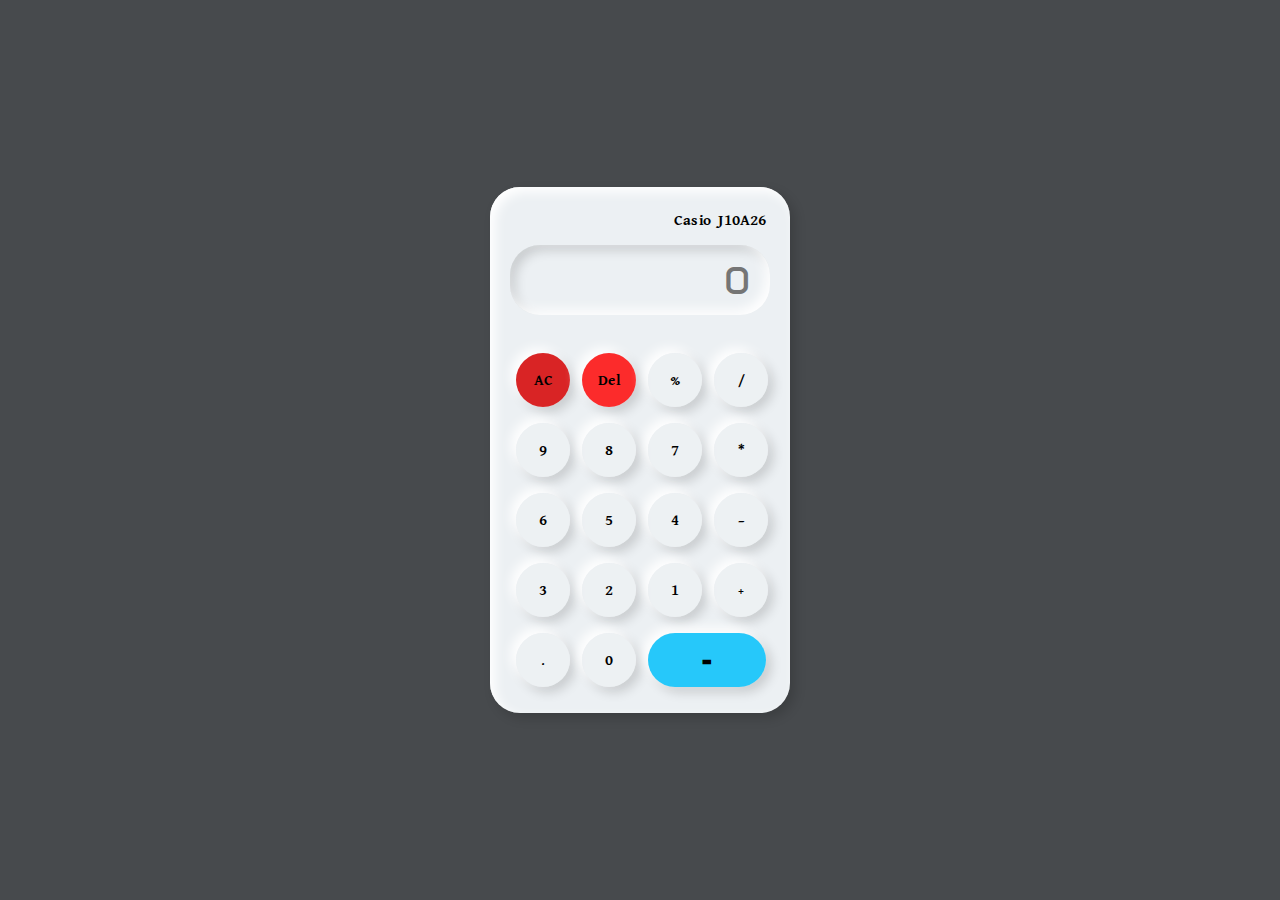
<file: calculator/index.html>
<!DOCTYPE html>
<html lang="en">
<head>
    <meta charset="UTF-8">
    <meta name="viewport" content="width=device-width, initial-scale=1.0">
    <title>Calculator</title>
    <link rel="stylesheet" href="style.css">
</head>
<body>
    <div class="container">
        <div class="model">
            <h3>Casio J10A26</h3>
        </div>
        <div class="calculator">
            <input type="text" placeholder="0" id="output">
            <button onclick="Clear()" class="clear">AC</button>
            <button onclick="Delete()" class="delete">Del</button>
            <button onclick="Display('%')" class="operater">%</button>
            <button onclick="Display('/')" class="operater">/</button>
            <button onclick="Display('9')">9</button>
            <button onclick="Display('8')">8</button>
            <button onclick="Display('7')">7</button>
            <button onclick="Display('*')" class="operater">*</button>
            <button onclick="Display('6')">6</button>
            <button onclick="Display('5')">5</button>
            <button onclick="Display('4')">4</button>
            <button onclick="Display('-')" class="operater">-</button>
            <button onclick="Display('3')">3</button>
            <button onclick="Display('2')">2</button>
            <button onclick="Display('1')">1</button>
            <button onclick="Display('+')" class="operater">+</button>
            <button onclick="Display('.')">.</button>
            <button onclick="Display('0')">0</button>
            <button onclick="Calculate()" class="equal">=</button>
        </div>
    </div>

    <script src="script.js"></script>
</body>
</html>
</file>
<file: calculator/style.css>
@import url('https://fonts.googleapis.com/css2?family=Anta&family=Orbitron:wght@400..900&display=swap');
@import url('https://fonts.googleapis.com/css2?family=Anta&family=Namdhinggo:wght@400;500;600;700;800&family=Orbitron:wght@400..900&display=swap');

*{
    margin: 0;
    padding: 0;
    box-sizing: border-box;
    background-color: #474a4d;
    font-family: sans-serif;
    outline: none;
}
.container{
    height: 100vh;
    display: flex;
    justify-content: center;
    align-items: center;
}
.calculator{
    background-color: #ecf0f3;
    padding: 18px;
    border-radius: 30px;
    box-shadow: inset 5px 5px 12px #ffffff, 5px 5px 12px rgba(0, 0, 0,.16);
    display: grid;
    grid-template-columns: repeat(4,66px);
}
input{
    grid-column: span 4;
    height: 70px;
    width: 260px;
    background-color: #ecf0f3a9;
    box-shadow: inset -5px -5px 12px #ffffff, inset 5px 5px 12px rgba(0, 0, 0,.16);
    border: none;
    border-radius: 30px;
    color: rgb(70,70,70);
    font-size: 40px;
    text-align: end;
    margin: auto;
    margin-top: 40px;
    margin-bottom: 30px;
    padding: 20px;
    font-family: "Anta", sans-serif;
}
button{
    height: 54px;
    width: 54px;
    background-color: #ecf0f3d0;
    box-shadow: -5px -5px 12px #ffffff, 5px 5px 12px rgba(0, 0, 0,.16);
    border: none;
    border-radius: 50%;
    margin: 8px;
    font-size: 16px;
    font-family: "Namdhinggo", serif;
    font-weight: 700;
}
.equal{
    width: 118px;
    border-radius: 40px;
    background-color: #06c1fadc;
    box-shadow: -5px -5px 12px #ffffff,5px 5px 12px rgba(0, 0, 0,.16);
    font-family: "Anta", sans-serif;
    font-weight: 700;
}
.delete{
    background-color: #ff0000d2;
}
.clear{
    background-color: #d81616ef;
}
.model{
    position: absolute;
    margin-left: 160px;
    margin-top: -460px;
    font-size: 14px;
}
.model h3{
    background-color: #ecf0f3;
    font-family: "Namdhinggo", serif;
}
</file>
